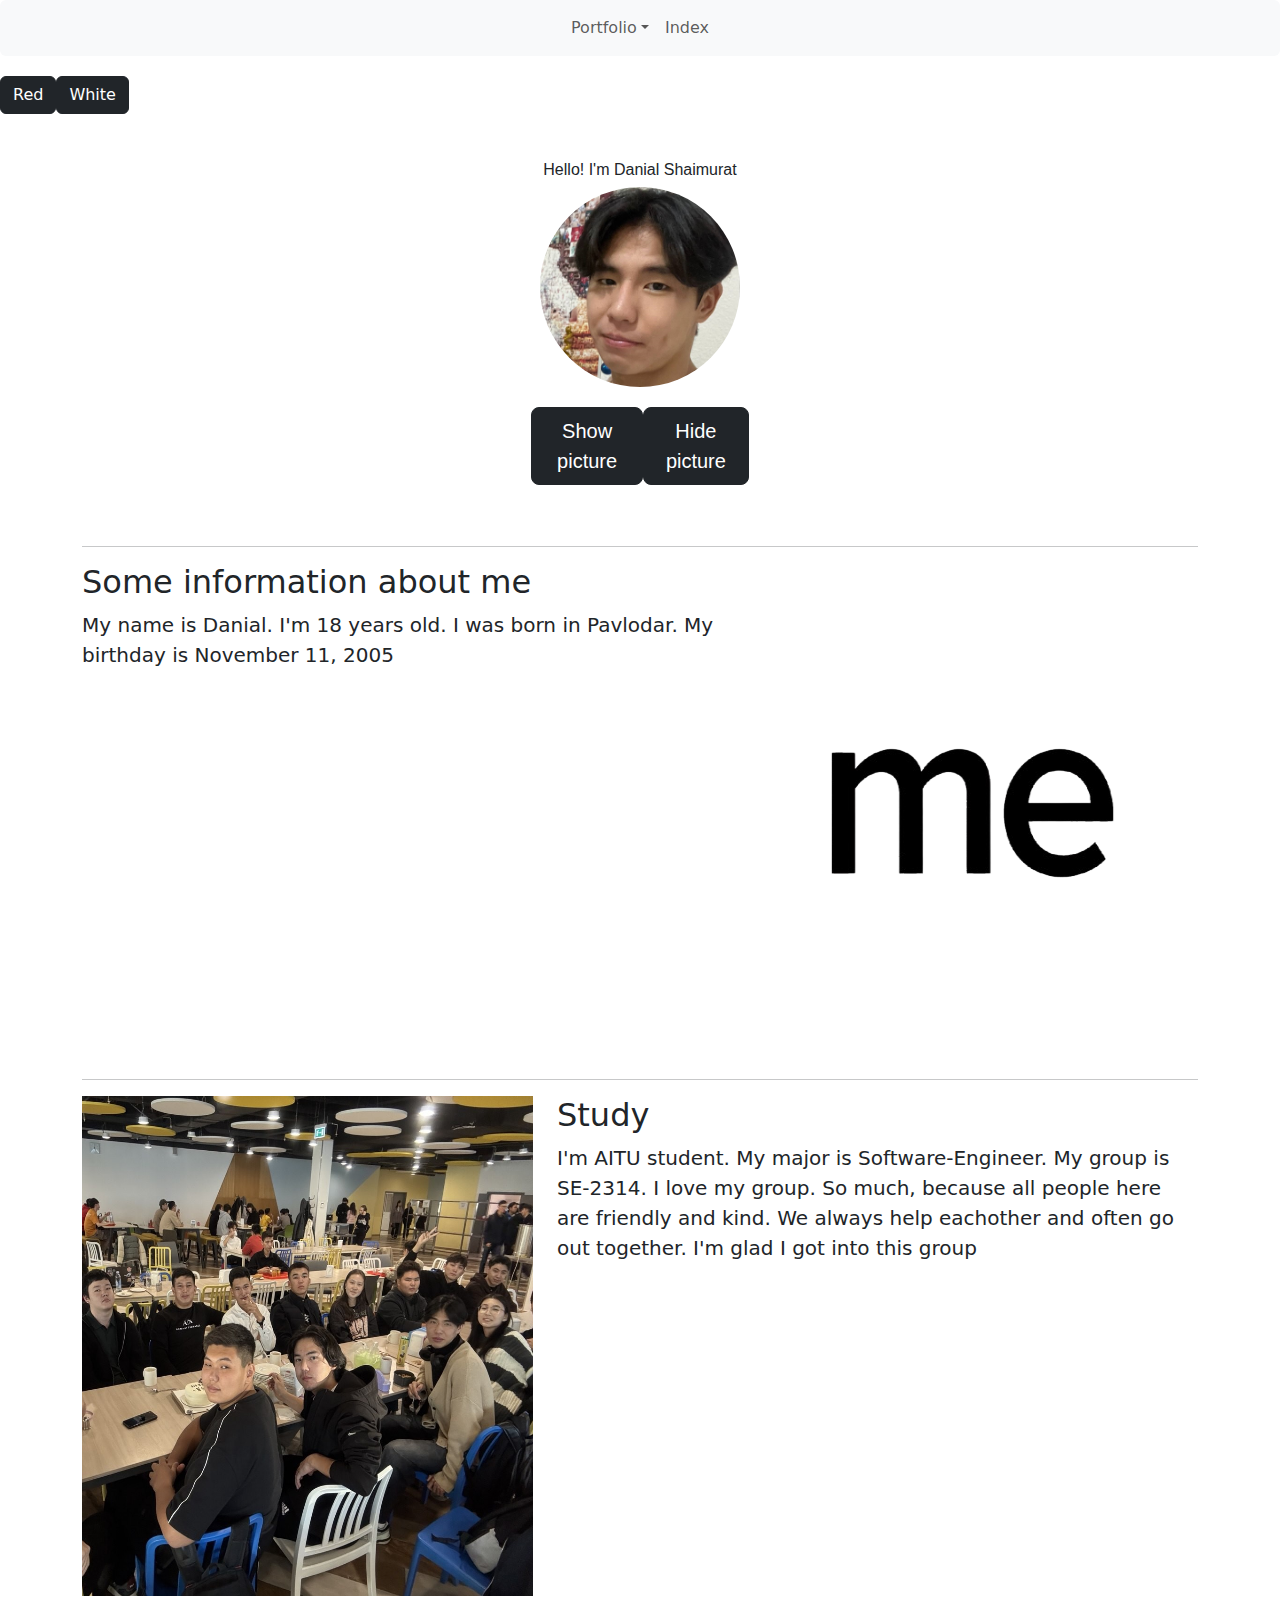
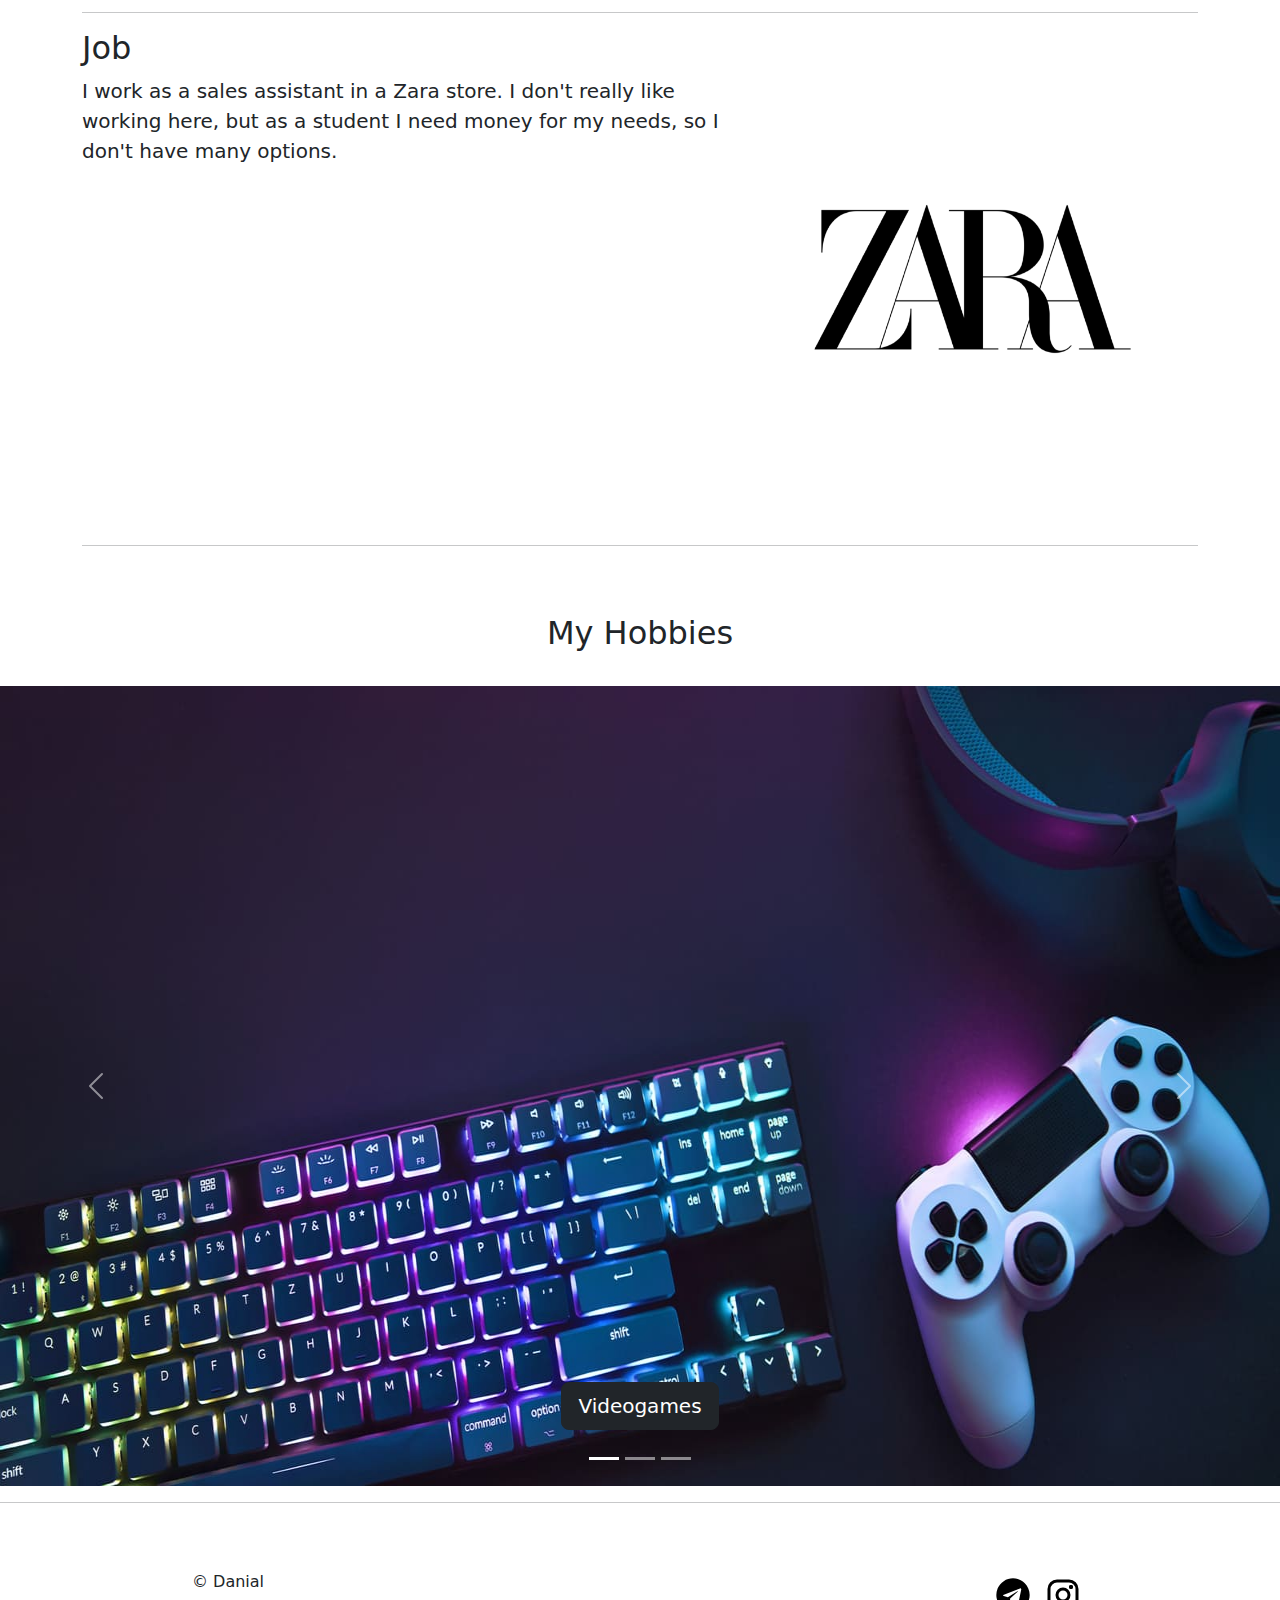
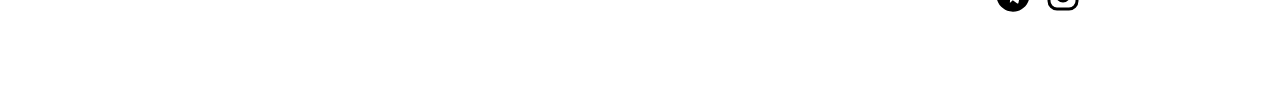
<file: index.html>
<!DOCTYPE html>
<html lang="en">
<head>
    <meta charset="UTF-8">
    <meta name="viewport" content="width=device-width, initial-scale=1.0">
    <title>Portfolio</title>
    
<script src="https://cdn.jsdelivr.net/npm/bootstrap@5.3.0-alpha1/dist/js/bootstrap.bundle.min.js"></script>
    <link href="https://cdn.jsdelivr.net/npm/bootstrap@5.3.3/dist/css/bootstrap.min.css" rel="stylesheet" integrity="sha384-QWTKZyjpPEjISv5WaRU9OFeRpok6YctnYmDr5pNlyT2bRjXh0JMhjY6hW+ALEwIH" crossorigin="anonymous">
    <link rel="stylesheet" href="css.css">
  </head>
<body>
  <!--NAVBAR-->
  <nav class="navbar navbar-expand-lg bg-body-tertiary rounded" aria-label="Twelfth navbar example">
    <div class="container-fluid">
      <button class="navbar-toggler" type="button" data-bs-toggle="collapse" data-bs-target="#navbarsExample10" aria-controls="navbarsExample10" aria-expanded="false" aria-label="Toggle navigation">
        <span class="navbar-toggler-icon"></span>
      </button>

      <div class="collapse navbar-collapse justify-content-md-center" id="navbarsExample10">
        <ul class="navbar-nav">
          <li class="nav-item dropdown">
            <a class="nav-link dropdown-toggle" href="#" data-bs-toggle="dropdown" aria-expanded="false">Portfolio</a>
            <ul class="dropdown-menu">
              <li><a class="dropdown-item" href="#me">About Me</a></li>
              <li><a class="dropdown-item" href="#hobby">My hobbies</a></li>
              <li><a class="dropdown-item" href="#contact">Contact me</a></li>
            </ul>
          </li>
          <li class="nav-item">
            <a class="nav-link " aria-current="page" href="portfolio.html">Index</a>
        </ul>
      </div>
    </div>
  </nav>
  <div style="display: flex; flex-direction: row; justify-content:space-between; width: 5%; margin: 20px 0;">
    <button type="button" class="btn btn-dark btn-md" id = "btn-color1">Red</button>
    <button type="button" class="btn btn-dark btn-md" id = "btn-color2">White</button>
   </div>
    <!--ME-->
    <div id="me" style="display: flex; justify-content: center; align-items: center; flex-direction: column; font-family: Arial, Helvetica, sans-serif; padding-top: 2%; padding-bottom: 2%;"> 
      <h1 style="font-size: medium;">Hello! I'm Danial Shaimurat</h1>
      <img id = "photka" src="imgs/ya.jpg" width="200" height="200" style="border-radius: 100%;">
      <div style="display: flex; flex-direction: row; justify-content:space-between; width: 17%; margin: 20px 0;">
      <button type="button" class="btn btn-dark btn-lg" id = "btn-pic">Show picture</button>
      <button type="button" class="btn btn-dark btn-lg" id = "btn-pic2">Hide picture</button>
      </div>  

    </div>
    <div class="container marketing">
      <hr class="featurette-divider">

      <div class="row featurette">
        <div class="col-md-7">
          <h2 class="featurette-heading">Some information about me</h2>
          <p class="lead">My name is Danial. I'm 18 years old. I was born in  Pavlodar. My birthday is November 11, 2005 </p>
        </div>
        <div class="col-md-5">
          <img class="featurette-image img-fluid mx-auto" data-src="holder.js/500x500/auto" alt="500x500" style="width: 500px; height: 500px;" src="imgs/ME.png" data-holder-rendered="true">
        </div>
      </div>

      <hr class="featurette-divider">

      <div class="row featurette">
        <div class="col-md-7 order-md-2">
          <h2 class="featurette-heading">Study</h2>
          <p class="lead">I'm AITU student. My major is Software-Engineer. My group is SE-2314. I love my group. So much, because all people here are friendly and kind. We always help eachother and often go out together. I'm glad I got into this group</p>
        </div>
        <div class="col-md-5 order-md-1">
          <img class="featurette-image img-fluid mx-auto" data-src="holder.js/500x500/auto" alt="500x500" style="width: 500px; height: 500px;" src="imgs/group.jpg" data-holder-rendered="true">
        </div>
      </div>

      <hr class="featurette-divider">

      <div class="row featurette">
        <div class="col-md-7">
          <h2 class="featurette-heading">Job</span></h2>
          <p class="lead">I work as a sales assistant in a Zara store. I don't really like working here, but as a student I need money for my needs, so I don't have many options.</p>
        </div>
        <div class="col-md-5">
          <img class="featurette-image img-fluid mx-auto" data-src="holder.js/500x500/auto" alt="500x500" style="width: 500px; height: 500px;" src="imgs/Zara.png" data-holder-rendered="true">
        </div>
      </div>
      <hr class="featurette-divider">
    </div>

    <!--Hobbies-->
    <div id="hobby" style=" padding-top: 2%; padding-bottom: 2%; display: flex; justify-content: center; align-items: center;">
      <h2 class="featurette-heading" style="padding-top: 2%;">My Hobbies</h2>
    </div>
    <div id="myCarousel" class="carousel slide mb-6" data-bs-ride="carousel">
      <div class="carousel-indicators">
        <button type="button" data-bs-target="#myCarousel" data-bs-slide-to="0" class="active" aria-label="Slide 1" aria-current="true"></button>
        <button type="button" data-bs-target="#myCarousel" data-bs-slide-to="1" aria-label="Slide 2" class=""></button>
        <button type="button" data-bs-target="#myCarousel" data-bs-slide-to="2" aria-label="Slide 3" class=""></button>
      </div>
      <div class="carousel-inner">
        <div class="carousel-item active">
          <img class="d-block w-100" src="imgs/vg.jpg" alt="Videogames" width="1280px" height="800px"> 
          <div class="container">
            <div class="carousel-caption">
              <p><a class="btn btn-lg btn-dark" href="Vidogames.html">Videogames</a></p>
            </div>
          </div>
        </div>
        <div class="carousel-item">
          <img class="d-block w-100" src="imgs/bskt.jpeg" alt="Basketball" width="1280px" height="800px">
          <div class="container">
            <div class="carousel-caption">
              <p><a class="btn btn-lg btn-dark " href="basket.html">Basketball</a></p>
            </div>
          </div>
        </div>
        <div class="carousel-item">
          <img class="d-block w-100" src="imgs/foot.jpg" alt="Football" width="1280px" height="800px">
          <div class="container">
            <div class="carousel-caption">
              <p><a class="btn btn-lg btn-dark" href="footbal.html">Football</a></p>
            </div>
          </div>
        </div>
      </div>
      <button class="carousel-control-prev" type="button" data-bs-target="#myCarousel" data-bs-slide="prev">
        <span class="carousel-control-prev-icon" aria-hidden="true"></span>
        <span class="visually-hidden">Previous</span>
      </button>
      <button class="carousel-control-next" type="button" data-bs-target="#myCarousel" data-bs-slide="next">
        <span class="carousel-control-next-icon" aria-hidden="true"></span>
        <span class="visually-hidden">Next</span>
      </button>
    </div>
    <!--Contact me-->
    <hr class="featurette-divider">
    <div  id="contact" class="container" style="display: flex;justify-content:space-between; padding-top: 4%; padding-bottom: 4%; flex-direction: row; width: 920px;">
      <p>© Danial</p>
      <ul style="list-style-type: none; display: flex; justify-content: row;">
       <li><a href="https://www.instagram.com/danialshaymurat/"><img src="imgs/tg.svg" alt="tg" width="50" height="50"></a></li>
      <li><a href="https://t.me/dshaym/" target="_blank"><img src="imgs/insta.svg" alt="insta" width="50" height="50"> </a></li>
      </ul>
    </div>
    <script src="inJS.js"></script>
  </body>
</html>
</file>
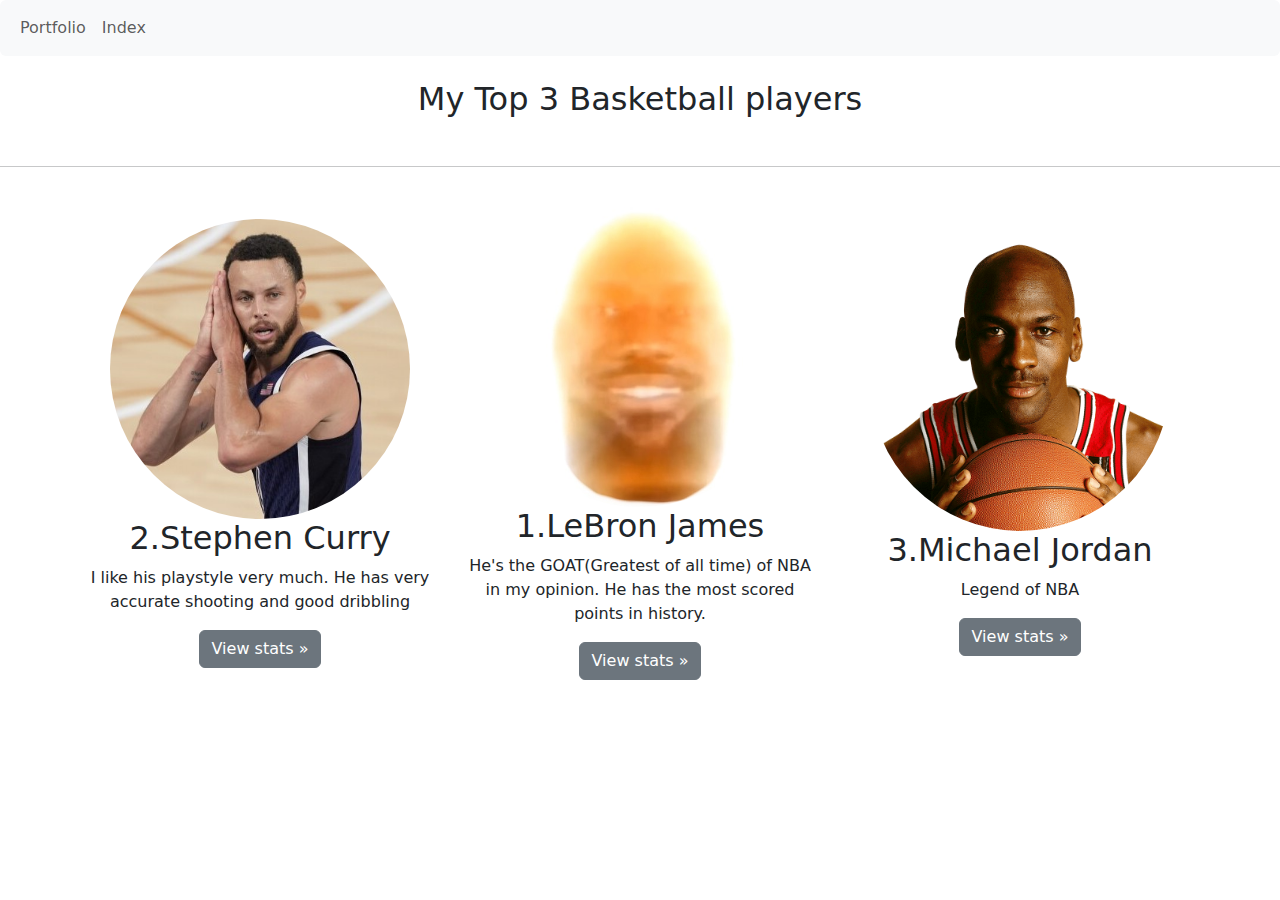
<file: basket.html>
<!DOCTYPE html>
<html lang="en">
<head>
    <meta charset="UTF-8">
    <meta name="viewport" content="width=device-width, initial-scale=1.0">
    <script src="https://cdn.jsdelivr.net/npm/bootstrap@5.3.0-alpha1/dist/js/bootstrap.bundle.min.js"></script>

    <link href="https://cdn.jsdelivr.net/npm/bootstrap@5.3.3/dist/css/bootstrap.min.css" rel="stylesheet" integrity="sha384-QWTKZyjpPEjISv5WaRU9OFeRpok6YctnYmDr5pNlyT2bRjXh0JMhjY6hW+ALEwIH" crossorigin="anonymous">
    <title>Basketball</title>
</head>
<body>
    <nav class="navbar navbar-expand-lg bg-body-tertiary rounded" aria-label="Twelfth navbar example">
        <div class="container-fluid">
          <button class="navbar-toggler" type="button" data-bs-toggle="collapse" data-bs-target="#navbarsExample03" aria-controls="navbarsExample03" aria-expanded="false" aria-label="Toggle navigation">
            <span class="navbar-toggler-icon"></span>
          </button>
          <div class="collapse navbar-collapse" id="navbarsExample03">
            <ul class="navbar-nav me-auto mb-2 mb-sm-0">
              <li class="nav-item">
                <a class="nav-link " aria-current="page" href="index.html">Portfolio</a>
              </li>
              <li class="nav-item">
                <a class="nav-link" href="portfolio.html">Index</a>
              </li>
            </ul>
          </div>
        </div>
      </nav>

      <div class="container d-flex justify-content-center py-4">
        <h2 >My Top 3 Basketball players</h2>
      </div>
      <hr class="featurette-divider">
    <div class="container marketing py-4">
        <!-- Three columns of text below the carousel -->
        <div class="row">

            <div class="col-lg-4 d-flex flex-column justify-content-center align-items-center">
                <img src="imgs/SC.jpg" alt="Stephen Curry" style="border-radius: 100%;" width="300" height="300">
                <h2 class="fw-normal">2.Stephen Curry</h2>
                <p style="text-align: center;">I like his playstyle very much. He has very accurate shooting and good dribbling</p>
                <p><a class="btn btn-secondary" href="https://www.basketball-reference.com/players/c/curryst01.html">View stats »</a></p>
              </div>
              <div class="col-lg-4 d-flex flex-column justify-content-center align-items-center">
                <img  src="imgs/Le.jpg" style="border-radius: 100%;" width="300" height="300">
                <h2 class="fw-normal">1.LeBron James</h2>
                <p style="text-align: center;">He's the GOAT(Greatest of all time) of NBA in my opinion. He has the most scored points in history.</p>
                <p><a class="btn btn-secondary" href="https://www.basketball-reference.com/players/j/jamesle01.html">View stats »</a></p>
              </div>
              <div class="col-lg-4 d-flex flex-column justify-content-center align-items-center">
                <img  src="imgs/MJ.png" style="border-radius: 100%;" width="300" height="300">
                <h2 class="fw-normal">3.Michael Jordan</h2>
                <p style="text-align: center;">Legend of NBA</p>
                <p><a class="btn btn-secondary" href="https://www.basketball-reference.com/players/j/jordami01.html">View stats »</a></p>
              </div>

      </div>
</body>
</html>
</file>
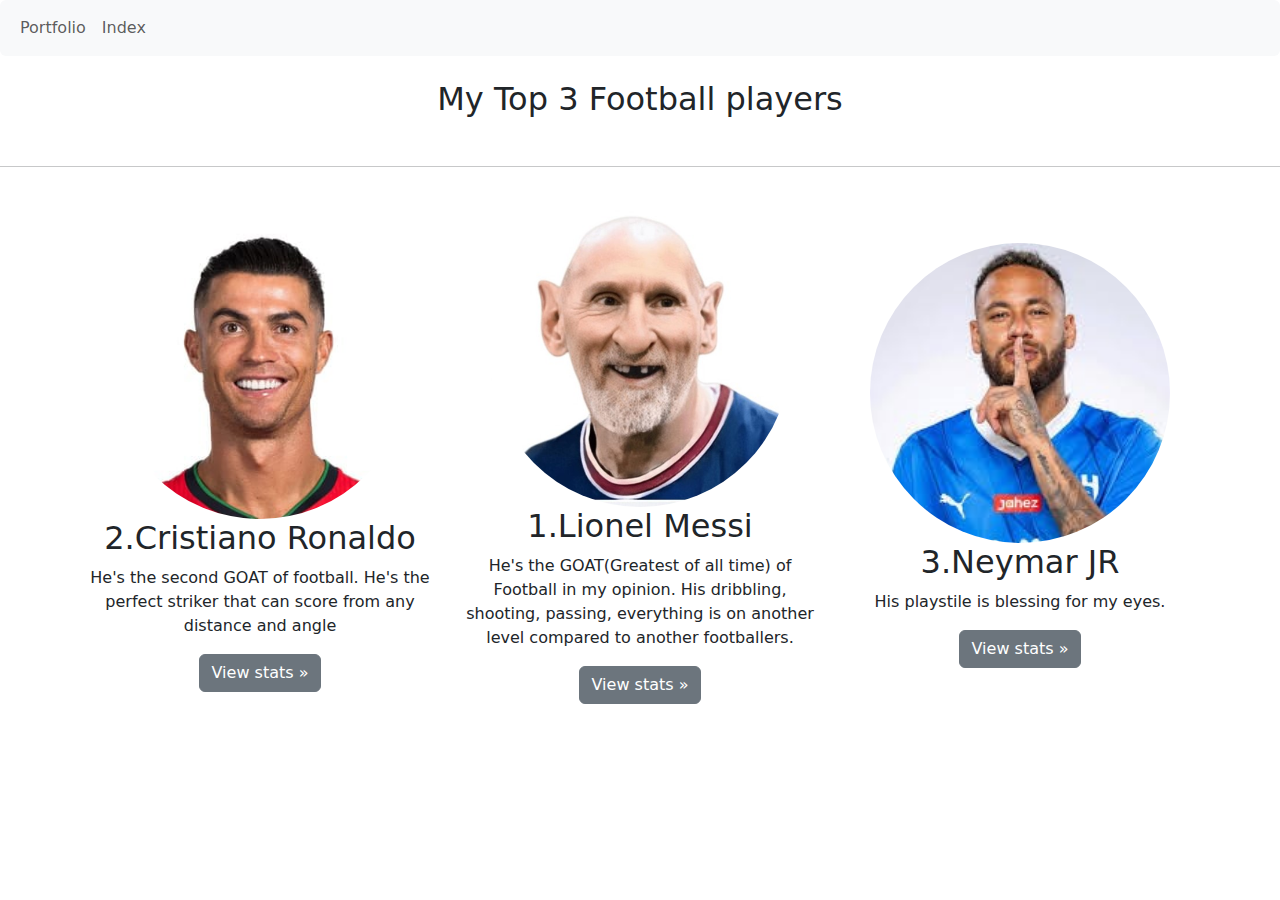
<file: footbal.html>
<!DOCTYPE html>
<html lang="en">
<head>
    <meta charset="UTF-8">
    <meta name="viewport" content="width=device-width, initial-scale=1.0">
    <script src="https://cdn.jsdelivr.net/npm/bootstrap@5.3.0-alpha1/dist/js/bootstrap.bundle.min.js"></script>

    <link href="https://cdn.jsdelivr.net/npm/bootstrap@5.3.3/dist/css/bootstrap.min.css" rel="stylesheet" integrity="sha384-QWTKZyjpPEjISv5WaRU9OFeRpok6YctnYmDr5pNlyT2bRjXh0JMhjY6hW+ALEwIH" crossorigin="anonymous">
    <title>Football</title>
</head>
<body>
    <nav class="navbar navbar-expand-lg bg-body-tertiary rounded" aria-label="Twelfth navbar example">
        <div class="container-fluid">
          <button class="navbar-toggler" type="button" data-bs-toggle="collapse" data-bs-target="#navbarsExample03" aria-controls="navbarsExample03" aria-expanded="false" aria-label="Toggle navigation">
            <span class="navbar-toggler-icon"></span>
          </button>
          <div class="collapse navbar-collapse" id="navbarsExample03">
            <ul class="navbar-nav me-auto mb-2 mb-sm-0">
              <li class="nav-item">
                <a class="nav-link " aria-current="page" href="index.html">Portfolio</a>
              </li>
              <li class="nav-item">
                <a class="nav-link" href="portfolio.html">Index</a>
              </li>
            </ul>
          </div>
        </div>
      </nav>

      <div class="container d-flex justify-content-center py-4">
        <h2 >My Top 3 Football players</h2>
      </div>
      <hr class="featurette-divider">
    <div class="container marketing py-4">
        <!-- Three columns of text below the carousel -->
        <div class="row">

            <div class="col-lg-4 d-flex flex-column justify-content-center align-items-center">
                <img src="imgs/Cr.jpg" alt="CR" style="border-radius: 100%;" width="300" height="300">
                <h2 class="fw-normal">2.Cristiano Ronaldo</h2>
                <p style="text-align: center;">He's the second GOAT of football. He's the perfect striker that can score from any distance and angle</p>
                <p><a class="btn btn-secondary" href="https://www.whoscored.com/Players/5583/Show/Cristiano-Ronaldo">View stats »</a></p>
              </div>
              <div class="col-lg-4 d-flex flex-column justify-content-center align-items-center">
                <img  src="imgs/Messi.jpg" style="border-radius: 100%;" width="300" height="300">
                <h2 class="fw-normal">1.Lionel Messi</h2>
                <p style="text-align: center;">He's the GOAT(Greatest of all time) of Football in my opinion. His dribbling, shooting, passing, everything is on another level compared to another footballers.</p>
                <p><a class="btn btn-secondary" href="https://whoscored.com/Players/11119/Show/Lionel-Messi">View stats »</a></p>
              </div>
              <div class="col-lg-4 d-flex flex-column justify-content-center align-items-center">
                <img  src="imgs/JR.jpg" style="border-radius: 100%;" width="300" height="300">
                <h2 class="fw-normal">3.Neymar JR</h2>
                <p style="text-align: center;">His playstile is blessing for my eyes.</p>
                <p><a class="btn btn-secondary" href="https://www.whoscored.com/Players/50835/Show/Neymar">View stats »</a></p>
              </div>

      </div>
</body>
</html>
</file>
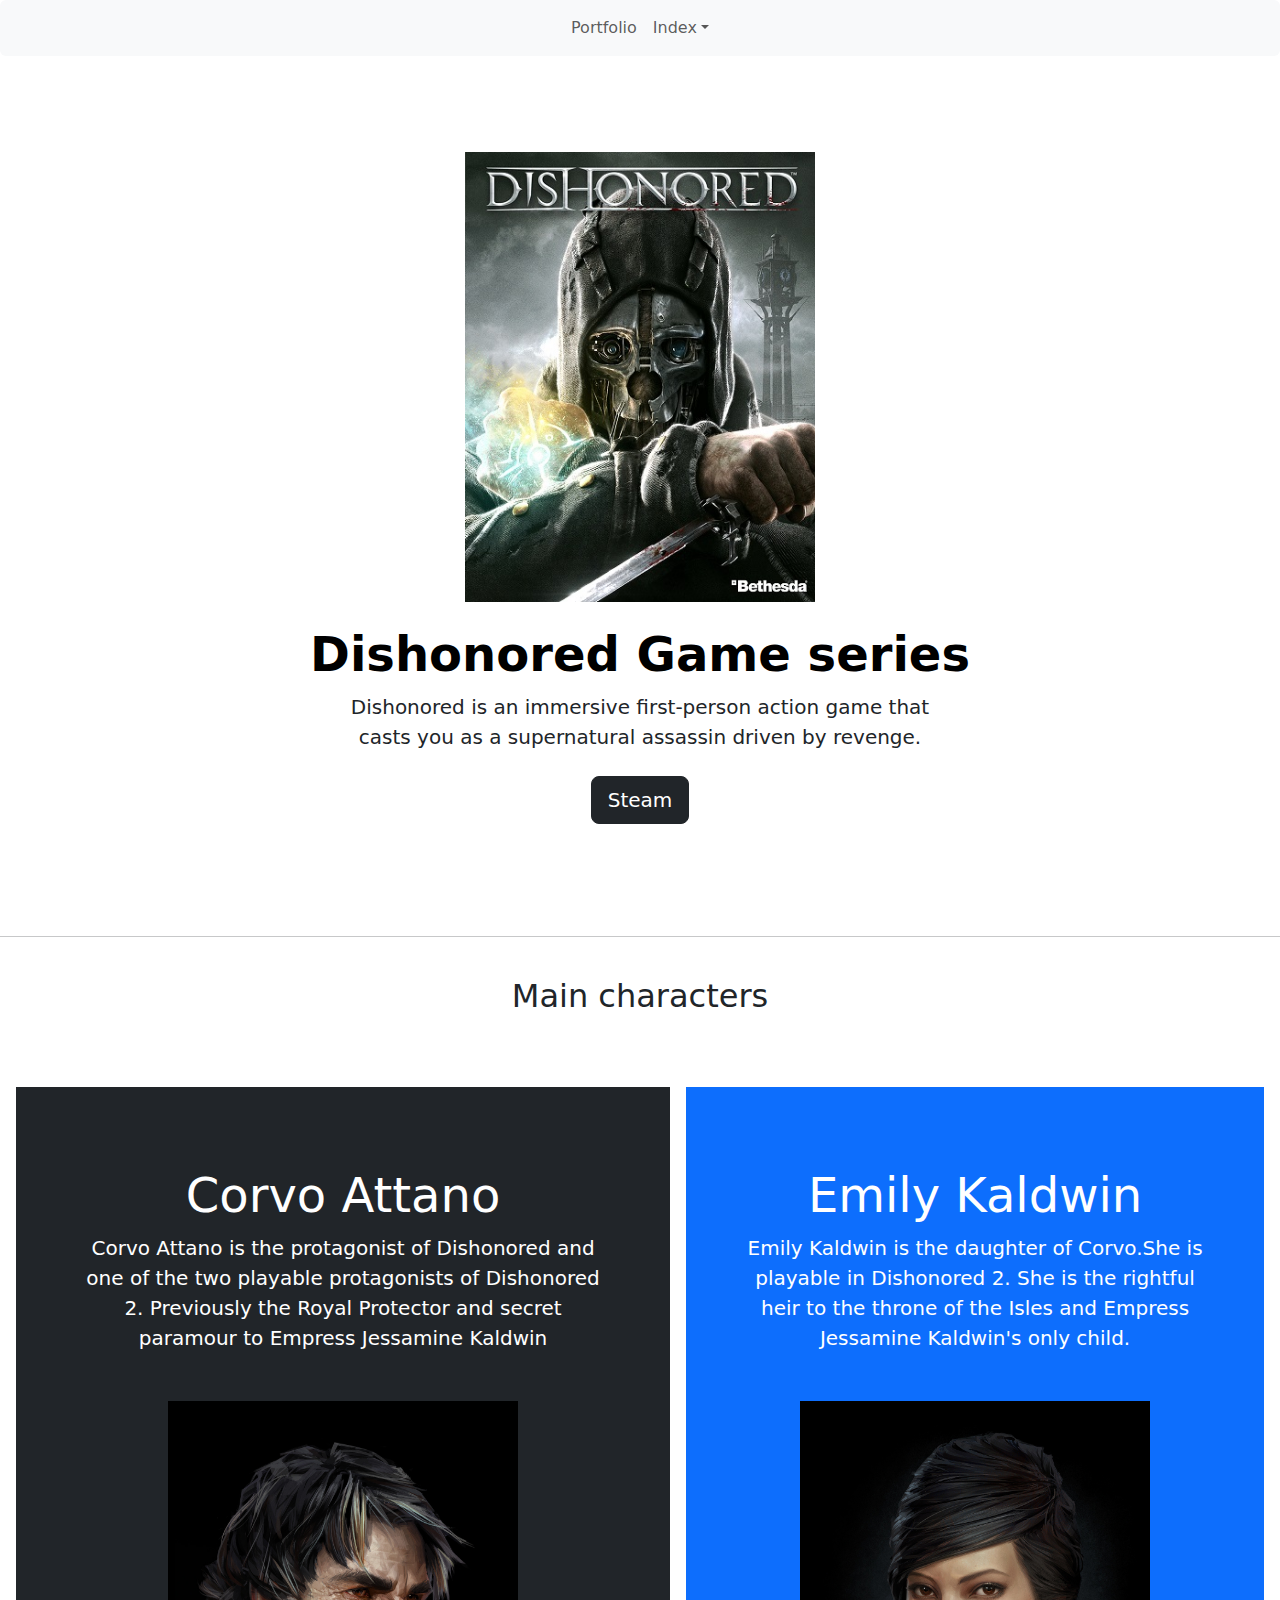
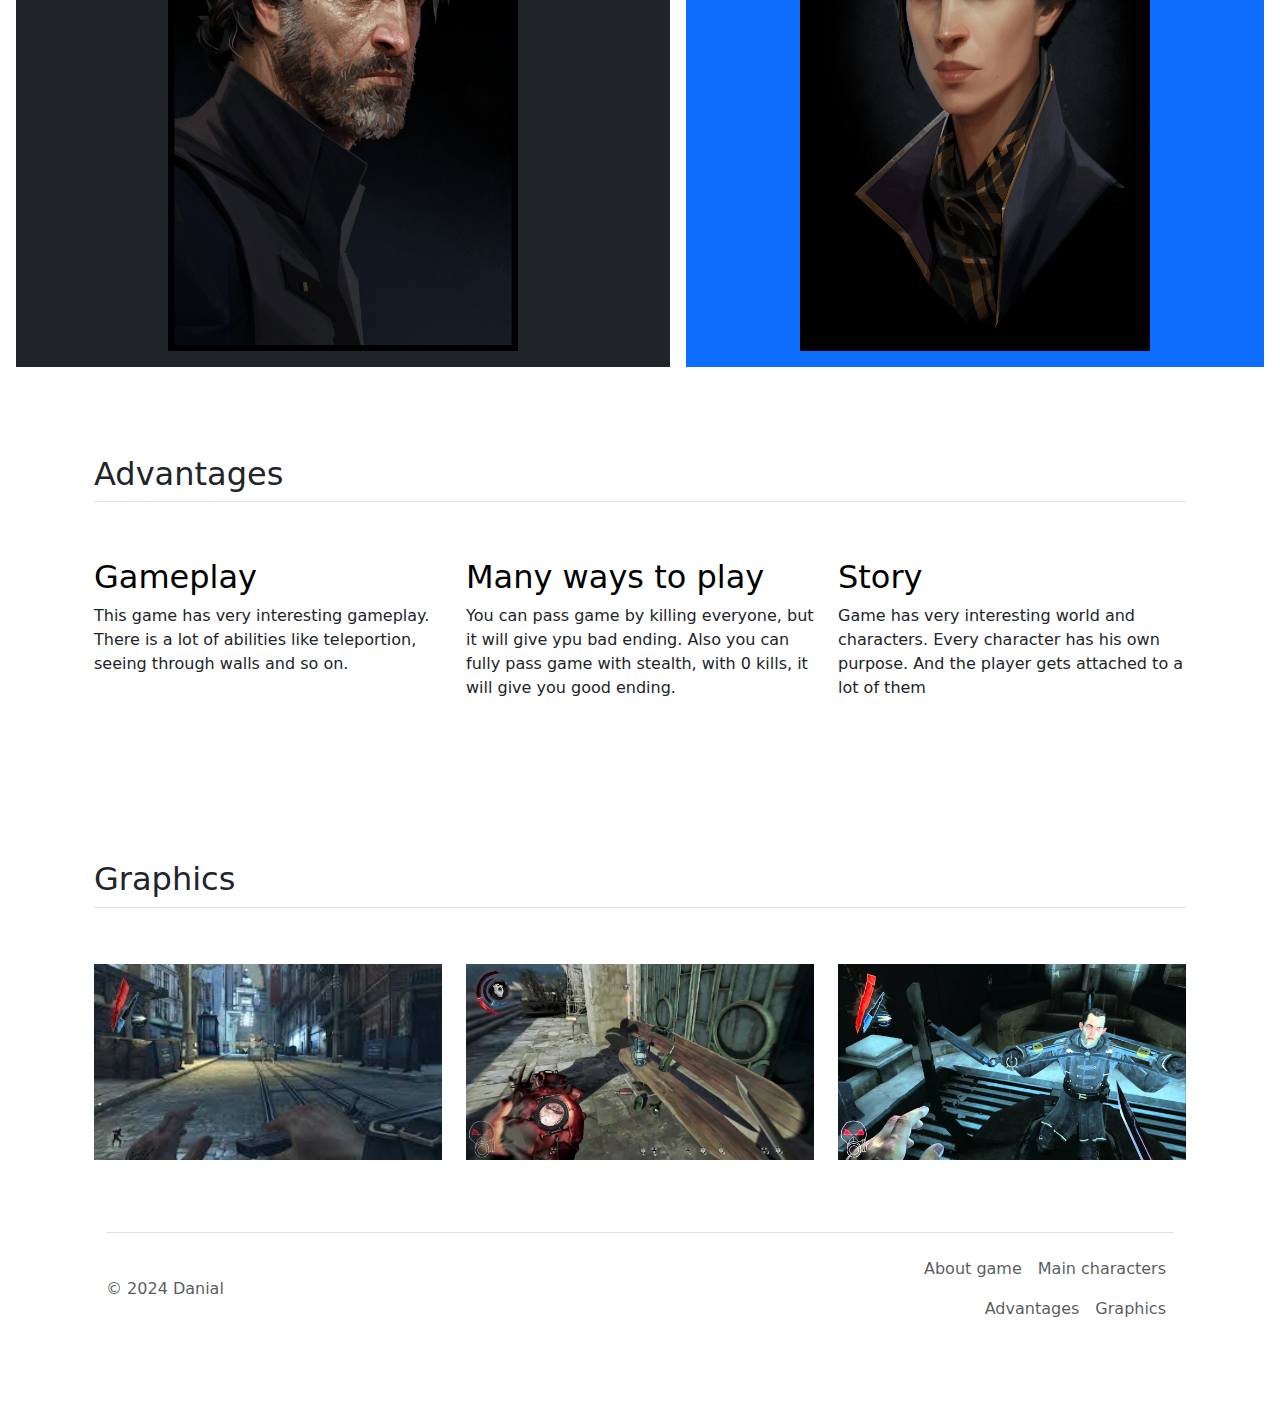
<file: portfolio.html>
<!DOCTYPE html>
<html lang="en">
  <head>
    <meta charset="UTF-8">
    <meta name="viewport" content="width=device-width, initial-scale=1.0">
    <title>Index</title>
    <script src="https://cdn.jsdelivr.net/npm/bootstrap@5.3.0-alpha1/dist/js/bootstrap.bundle.min.js"></script>
    <link href="https://cdn.jsdelivr.net/npm/bootstrap@5.3.3/dist/css/bootstrap.min.css" rel="stylesheet" integrity="sha384-QWTKZyjpPEjISv5WaRU9OFeRpok6YctnYmDr5pNlyT2bRjXh0JMhjY6hW+ALEwIH" crossorigin="anonymous">
    <link rel="stylesheet" href="css.css">
  </head>
<body>
     <!--NAVBAR-->
     <nav class="navbar navbar-expand-lg bg-body-tertiary rounded" aria-label="Twelfth navbar example">
      <div class="container-fluid">
        <button class="navbar-toggler" type="button" data-bs-toggle="collapse" data-bs-target="#navbarsExample10" aria-controls="navbarsExample10" aria-expanded="false" aria-label="Toggle navigation">
          <span class="navbar-toggler-icon"></span>
        </button>
  
        <div class="collapse navbar-collapse justify-content-md-center" id="navbarsExample10">
          <ul class="navbar-nav">
            <li class="nav-item">
              <a class="nav-link " aria-current="page" href="index.html">Portfolio</a>
            <li class="nav-item dropdown">
              <a class="nav-link dropdown-toggle" href="#" data-bs-toggle="dropdown" aria-expanded="false">Index</a>
              <ul class="dropdown-menu">
                <li><a class="dropdown-item" href="#game">About game</a></li>
                <li><a class="dropdown-item" href="#mcs">Main Characters</a></li>
                <li><a class="dropdown-item" href="#adv">Advantages</a></li>
                <li><a class="dropdown-item" href="#graph">Graphics</a></li>

              </ul>
            </li>
          </ul>
        </div>
      </div>
    </nav>
    <div id="game" class="px-4 py-5 my-5 text-center">
      <img class="d-block mx-auto mb-4" src="imgs/logoDis.jpg" alt="" width="350" height="450">
      <h1 class="display-5 fw-bold text-body-emphasis">Dishonored Game series</h1>
      <div class="col-lg-6 mx-auto">
        <p class="lead mb-4">Dishonored is an immersive first-person action game that casts you as a supernatural assassin driven by revenge.</p>
        <div class="d-grid gap-2 d-sm-flex justify-content-sm-center">
          <p><a class="btn btn-lg btn-dark" href="https://store.steampowered.com/app/205100/Dishonored/?l=russian">Steam</a></p>
        </div>
      </div>
    </div>
    <hr class="featurette-divider">
    <div class="container d-flex justify-content-center py-4">

      <h2>Main characters</h2>
    </div>

    <div id = "mcs" class="d-md-flex flex-md-equal justify-content-center w-100 my-md-3 ps-md-3 py-4">
      <div class="text-bg-dark p-3 bg-body-dark me-md-3 pt-3 px-3 pt-md-5 px-md-5 text-center overflow-hidden">
        <div class="my-3 p-3">
          <h2 class="display-5">Corvo Attano</h2>
          <p class="lead">Corvo Attano is the protagonist of Dishonored and one of the two playable protagonists of Dishonored 2. Previously the Royal Protector and secret paramour to Empress Jessamine Kaldwin</p>
        </div>
        <img src="imgs/Corvo.jpg" width="350px" height="550px">
      </div>
      <div class="text-bg-primary me-md-3 pt-3 px-3 pt-md-5 px-md-5 text-center overflow-hidden">
        <div class="my-3 py-3">
          <h2 class="display-5">Emily Kaldwin</h2>
          <p class="lead">Emily Kaldwin is the daughter of Corvo.She is playable in Dishonored 2. She is the rightful heir to the throne of the Isles and Empress Jessamine Kaldwin's only child.</p>
        </div>
        <img src="imgs/Emili.jpg" width="350px" height="550px">
      </div>
    </div>
    

    <div id = "adv" class="container px-4 py-5" id="hanging-icons">
      <h2 class="pb-2 border-bottom">Advantages</h2>
      <div class="row g-4 py-5 row-cols-1 row-cols-lg-3">
        <div class="col d-flex align-items-start">
          <div>
            <h3 class="fs-2 text-body-emphasis">Gameplay</h3>
            <p>This game has very interesting gameplay. There is a lot of abilities like teleportion, seeing through walls and so on.</p>
            
          </div>
        </div>
        <div class="col d-flex align-items-start">
          <div>
            <h3 class="fs-2 text-body-emphasis">Many ways to play</h3>
            <p>You can pass game by killing everyone, but it will give ypu bad ending. Also you can fully pass game with stealth, with 0 kills, it will give you good ending.</p>
          </div>
        </div>
        <div class="col d-flex align-items-start">
          <div>
            <h3 class="fs-2 text-body-emphasis">Story</h3>
            <p>Game has very interesting world and characters. Every character has his own purpose. And the player gets attached to a lot of them </p>
           
          </div>
        </div>
      </div>
    </div>


    <div id = "graph" class="container px-4 py-5" id="custom-cards">
      <h2 class="pb-2 border-bottom">Graphics</h2>
  
      <div class="row row-cols-1 row-cols-lg-3 align-items-stretch g-4 py-5">
        <img src="imgs/1.jpg">
        <img src="imgs/2.jpg">
        <img src="imgs/3.jpg">
    </div>

    <div class="container">
      <footer class="d-flex flex-wrap justify-content-between align-items-center py-3 my-4 border-top">
        <p class="col-md-4 mb-0 text-body-secondary">© 2024 Danial</p>
    
        <a href="/" class="col-md-4 d-flex align-items-center justify-content-center mb-3 mb-md-0 me-md-auto link-body-emphasis text-decoration-none">
          <svg class="bi me-2" width="40" height="32"><use xlink:href="#bootstrap"></use></svg>
        </a>
    
        <ul class="nav col-md-4 justify-content-end">
          <li class="nav-item"><a href="#game" class="nav-link px-2 text-body-secondary">About game</a></li>
          <li class="nav-item"><a href="#mcs" class="nav-link px-2 text-body-secondary">Main characters</a></li>
          <li class="nav-item"><a href="#adv" class="nav-link px-2 text-body-secondary">Advantages</a></li>
          <li class="nav-item"><a href="#graph" class="nav-link px-2 text-body-secondary">Graphics</a></li>
        </ul>
      </footer>
    </div>
</body>
</html>
</body>
</html>
</file>
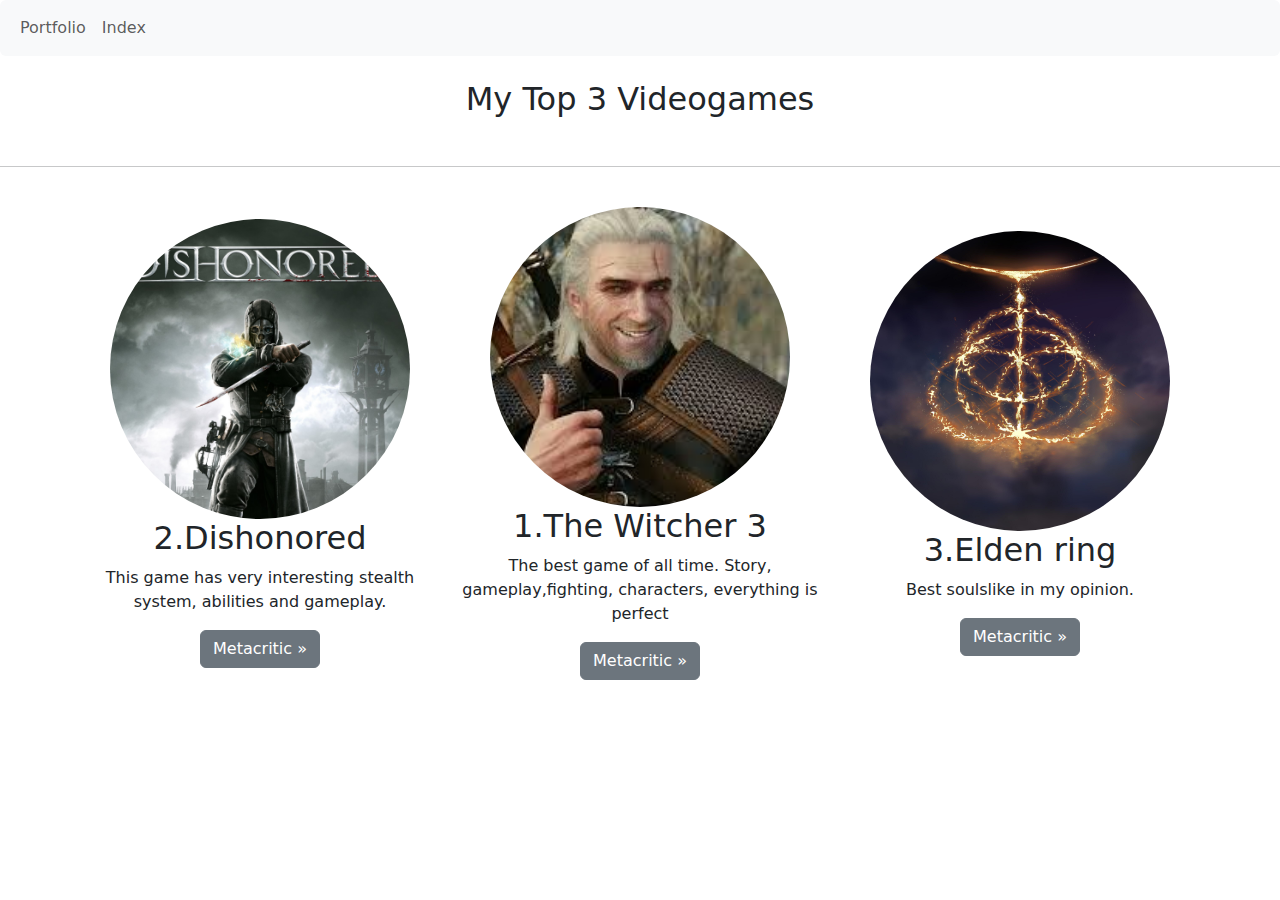
<file: Vidogames.html>
<!DOCTYPE html>
<html lang="en">
<head>
    <meta charset="UTF-8">
    <meta name="viewport" content="width=device-width, initial-scale=1.0">
    <script src="https://cdn.jsdelivr.net/npm/bootstrap@5.3.0-alpha1/dist/js/bootstrap.bundle.min.js"></script>

    <link href="https://cdn.jsdelivr.net/npm/bootstrap@5.3.3/dist/css/bootstrap.min.css" rel="stylesheet" integrity="sha384-QWTKZyjpPEjISv5WaRU9OFeRpok6YctnYmDr5pNlyT2bRjXh0JMhjY6hW+ALEwIH" crossorigin="anonymous">
    <title>Football</title>
</head>
<body>
    <nav class="navbar navbar-expand-lg bg-body-tertiary rounded" aria-label="Twelfth navbar example">
        <div class="container-fluid">
          <button class="navbar-toggler" type="button" data-bs-toggle="collapse" data-bs-target="#navbarsExample03" aria-controls="navbarsExample03" aria-expanded="false" aria-label="Toggle navigation">
            <span class="navbar-toggler-icon"></span>
          </button>
          <div class="collapse navbar-collapse" id="navbarsExample03">
            <ul class="navbar-nav me-auto mb-2 mb-sm-0">
              <li class="nav-item">
                <a class="nav-link " aria-current="page" href="index.html">Portfolio</a>
              </li>
              <li class="nav-item">
                <a class="nav-link" href="portfolio.html">Index</a>
              </li>
            </ul>
          </div>
        </div>
      </nav>

      <div class="container d-flex justify-content-center py-4">
        <h2 >My Top 3 Videogames</h2>
      </div>
      <hr class="featurette-divider">
    <div class="container marketing py-4">
        <!-- Three columns of text below the carousel -->
        <div class="row">

            <div class="col-lg-4 d-flex flex-column justify-content-center align-items-center">
                <img src="imgs/Dishonored.jpg" alt="CR" style="border-radius: 100%;" width="300" height="300">
                <h2 class="fw-normal">2.Dishonored</h2>
                <p style="text-align: center;">This game has very interesting stealth system, abilities and gameplay.</p>
                <p><a class="btn btn-secondary" href="https://www.metacritic.com/game/dishonored/">Metacritic »</a></p>
              </div>
              <div class="col-lg-4 d-flex flex-column justify-content-center align-items-center">
                <img  src="imgs/witcher.jpg" style="border-radius: 100%;" width="300" height="300">
                <h2 class="fw-normal">1.The Witcher 3</h2>
                <p style="text-align: center;">The best game of all time. Story, gameplay,fighting, characters, everything is perfect</p>
                <p><a class="btn btn-secondary" href="https://www.metacritic.com/game/the-witcher-3-wild-hunt/">Metacritic »</a></p>
              </div>
              <div class="col-lg-4 d-flex flex-column justify-content-center align-items-center">
                <img  src="imgs/Eldenring.jpg" style="border-radius: 100%;" width="300" height="300">
                <h2 class="fw-normal">3.Elden ring</h2>
                <p style="text-align: center;">Best soulslike in my opinion.</p>
                <p><a class="btn btn-secondary" href="https://www.metacritic.com/game/elden-ring/">Metacritic »</a></p>
              </div>

      </div>
</body>
</html>
</file>
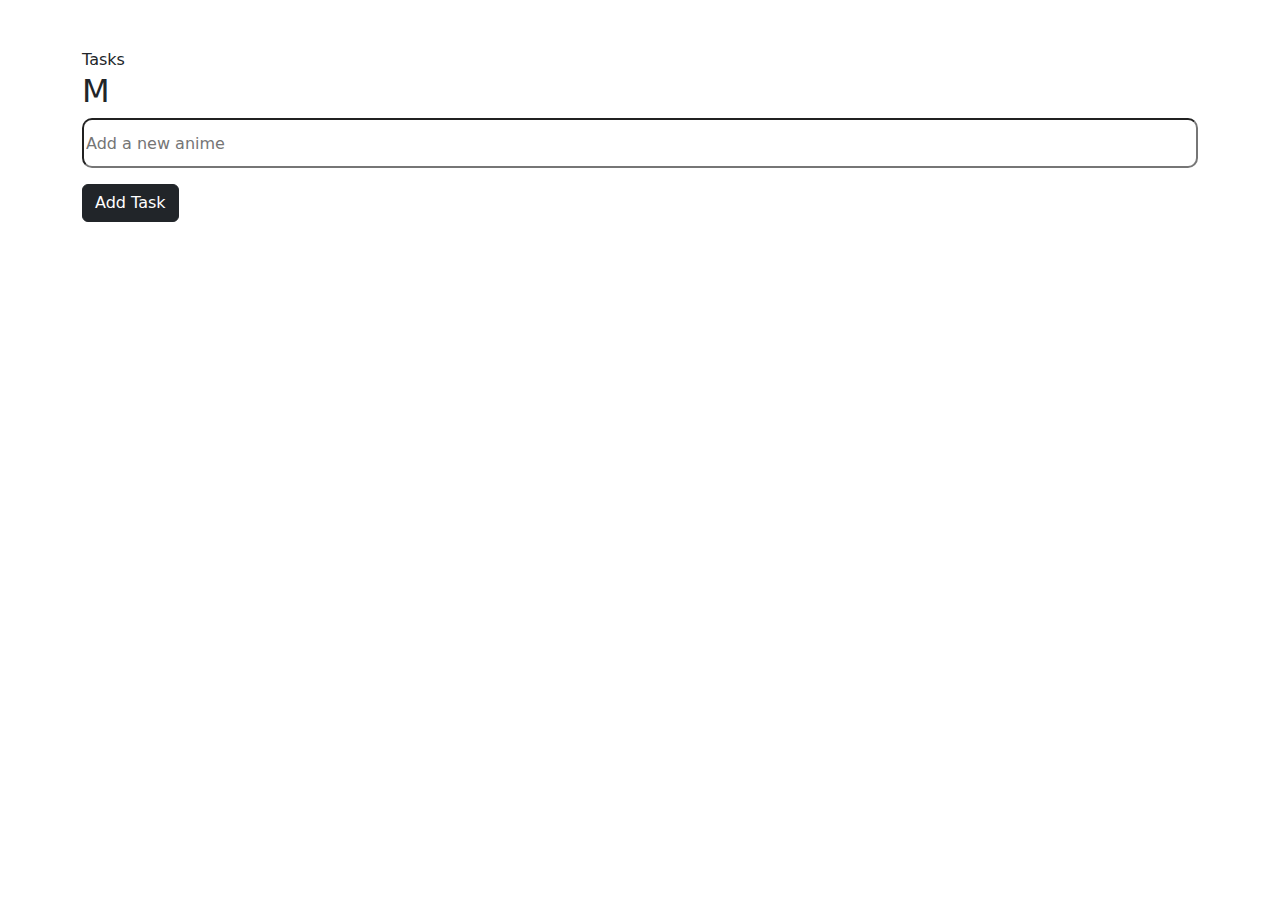
<file: list/list.html>
<!DOCTYPE html>
<html lang="en">
<head>
    <meta charset="UTF-8">
    <meta name="viewport" content="width=device-width, initial-scale=1.0">
    <link rel="stylesheet" href="list.css">
    <link href="https://cdn.jsdelivr.net/npm/bootstrap@5.3.3/dist/css/bootstrap.min.css" rel="stylesheet" integrity="sha384-QWTKZyjpPEjISv5WaRU9OFeRpok6YctnYmDr5pNlyT2bRjXh0JMhjY6hW+ALEwIH" crossorigin="anonymous">

    <title>Document</title>
</head>
<body>
    <div class="container mt-5">
        Tasks<h2>M</h2>
        <div class="mb-3">
            <input type="text" id="todo_input" placeholder="Add a new anime">
        </div>
        <button id="add_btn" class="btn btn-dark mb-3">Add Task</button>
        <ul id="todo_list" class="list-group">

        </ul>
    </div>
    <script src="list.js"></script>
</body>
</html>
</file>
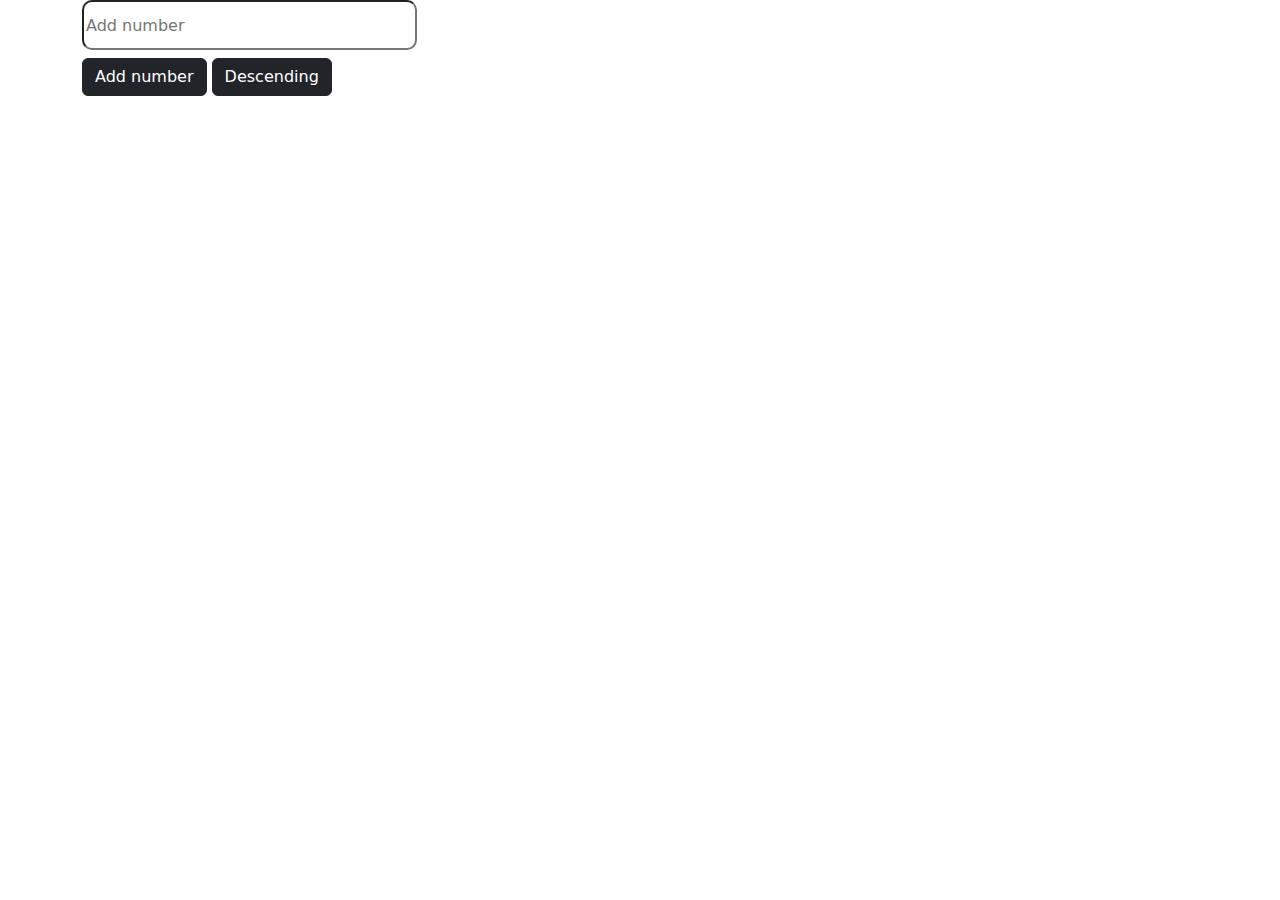
<file: sort/sort.html>
<!DOCTYPE html>
<html lang="en">
<head>
    <meta charset="UTF-8">
    <meta name="viewport" content="width=device-width, initial-scale=1.0">
    <title>Document</title>
    <link rel="stylesheet" href="sort.css">
    <link href="https://cdn.jsdelivr.net/npm/bootstrap@5.3.3/dist/css/bootstrap.min.css" rel="stylesheet" integrity="sha384-QWTKZyjpPEjISv5WaRU9OFeRpok6YctnYmDr5pNlyT2bRjXh0JMhjY6hW+ALEwIH" crossorigin="anonymous">

</head>
<body>
    <div class="container">
        <div id="error_msg"></div>
        <input class="mb-2" type="text" name="" id="input_sort" placeholder="Add number"><br>
        <button class="btn btn-dark" type="button" id="add_number">Add number</button>
        <button class="btn btn-dark" type="button" id="sort_btn">Descending</button>
        <p id="sort_text"></p>
    </div>
    <script src="sort.js"></script>
</body>
</html>
</file>
<file: css.css>
/* .gradient-background {
    background: linear-gradient(300deg, hsl(0, 0%, 0%), #e8dfee, #ffffff);
    background-size: 180% 180%;
    animation: gradient-animation 18s ease infinite;
  }
  @keyframes gradient-animation {
    0% {
      background-position: 0% 50%;
    }
    50% {
      background-position: 100% 50%;
    }
    100% {
      background-position: 0% 50%;
    }
  } */

.red{
  background-color: red;
}

.my-pic{
  display: none;
}
</file>
<file: list/list.css>
#todo_input:focus {
    outline: none;
}

#todo_input {
    width: 100%;
    height: 50px;
    border-radius: 10px;
}

.todo_item {
    display: flex;
    justify-content: space-between;
    align-items: center;
    width: 70%;
    padding: 10px;
    background-color: #eee;
    margin-bottom: 5px;
    border-radius: 5px;
}

.checkbox {
    margin-right: 5px;
}

.delete_btn {
    background-color: #d9534f;
    color: white;
    border: none;
    padding: 5px 10px;
    cursor: pointer;
    border-radius: 5px;
}

.delete_btn:hover{
    background-color: #ed1b14;
}

#error_msg{
    color: red;
}
</file>
<file: sort/sort.css>
#error_msg{
    color: red;
}

#input_sort:focus{
    outline: none;
}

#input_sort{
    height: 50px;
    width: 30%;
    border-radius: 10px;
}
</file>
